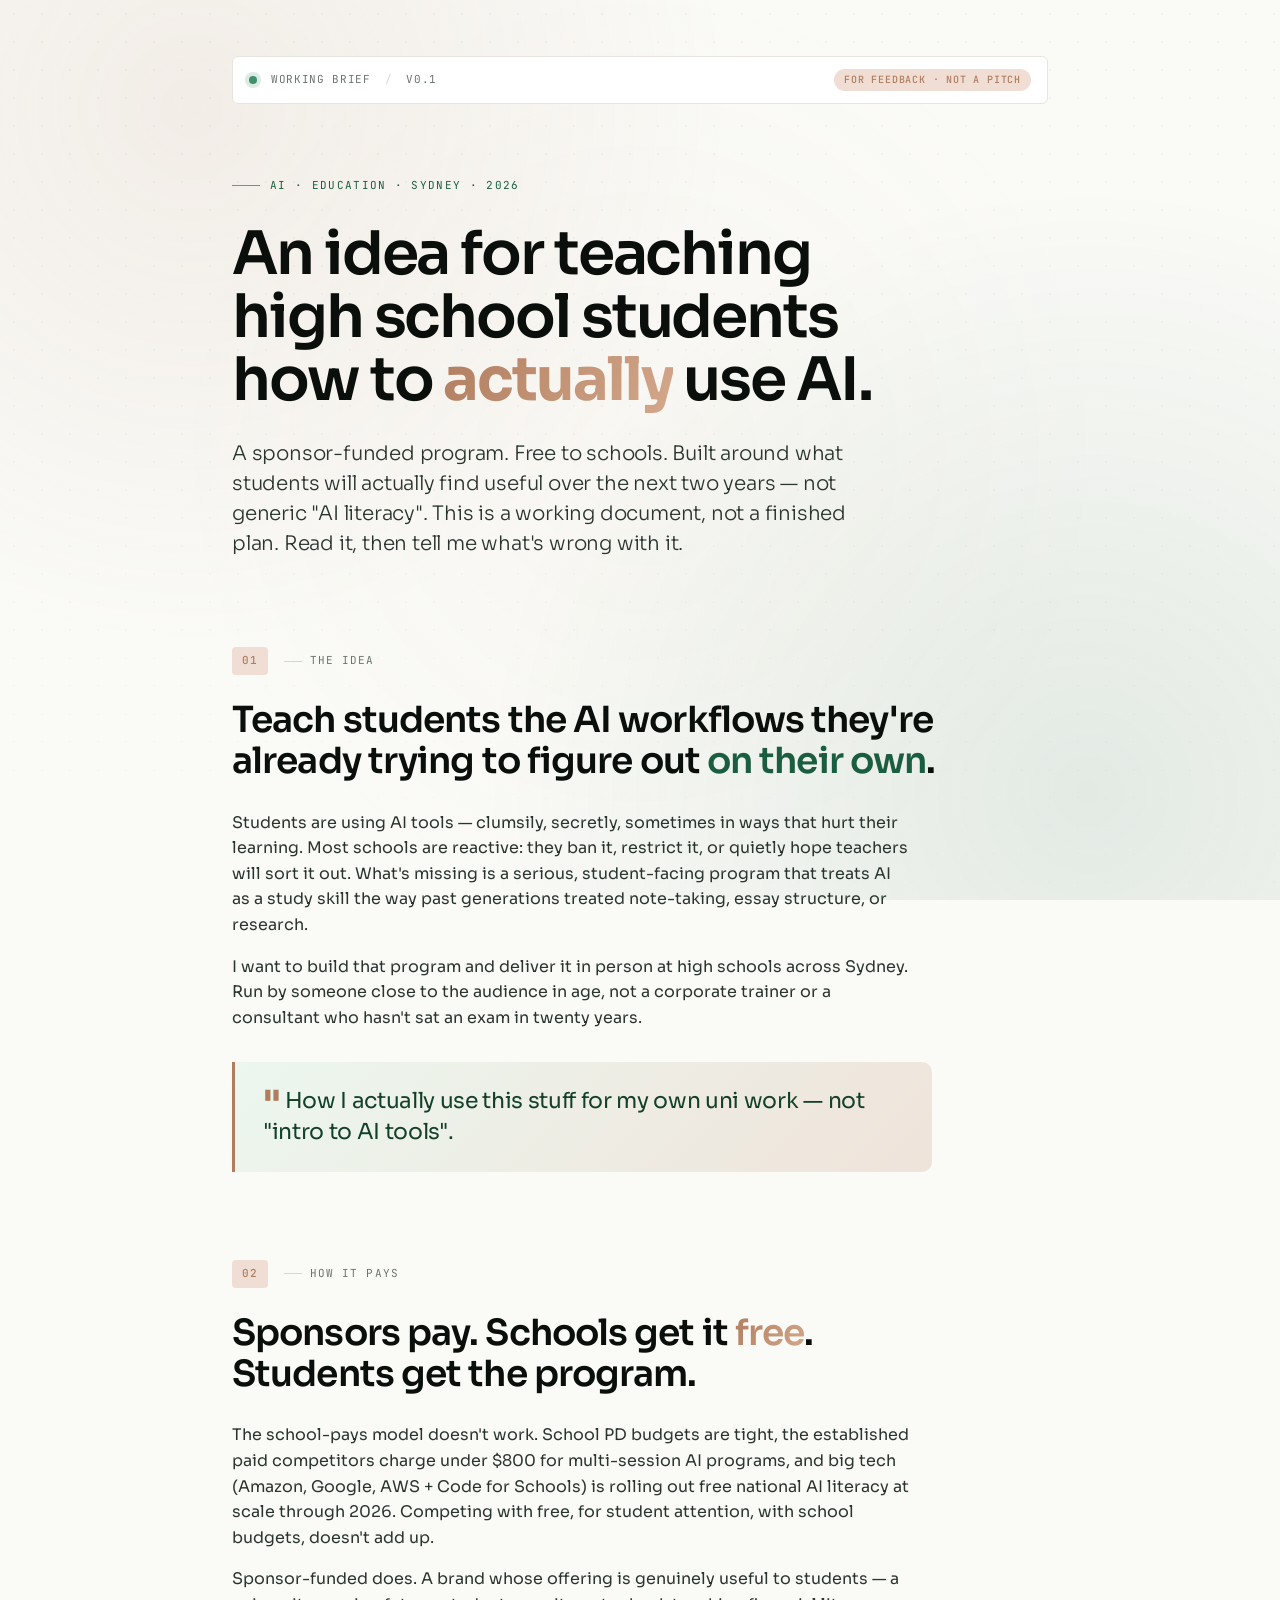
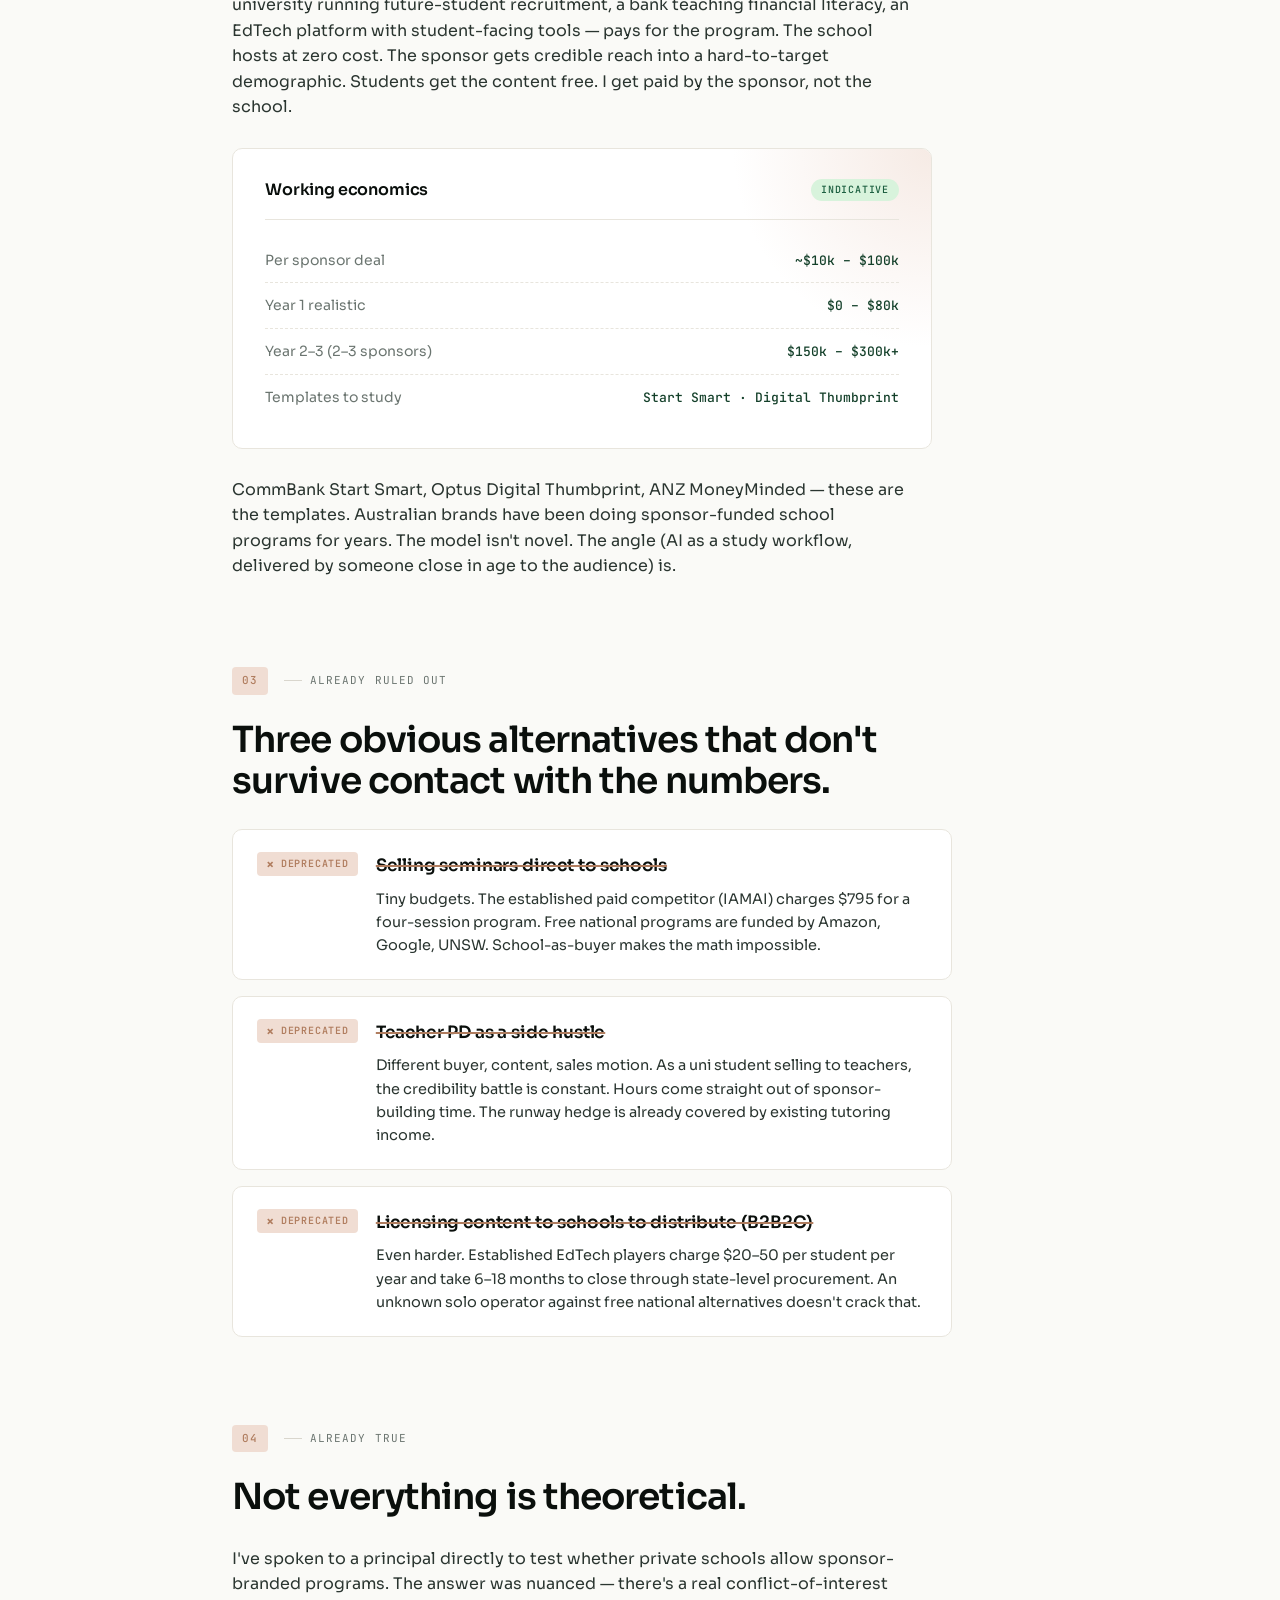
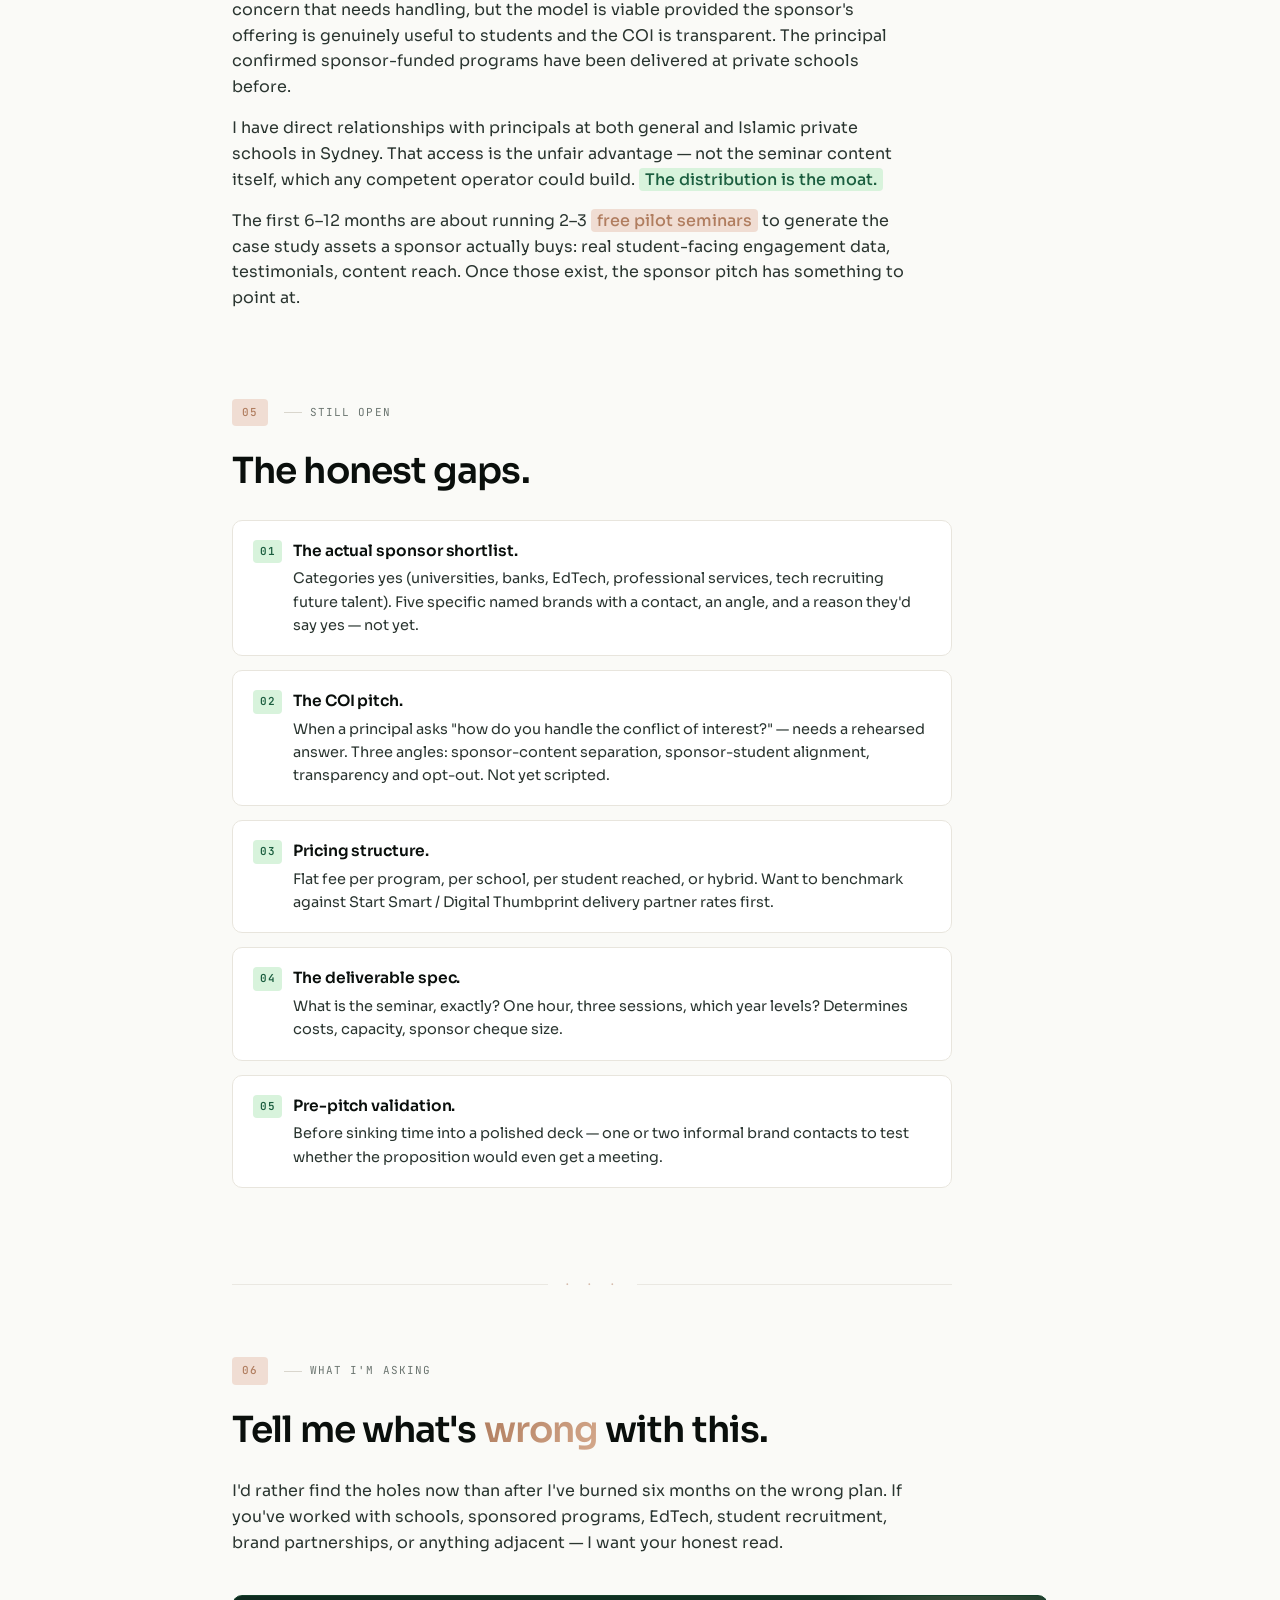
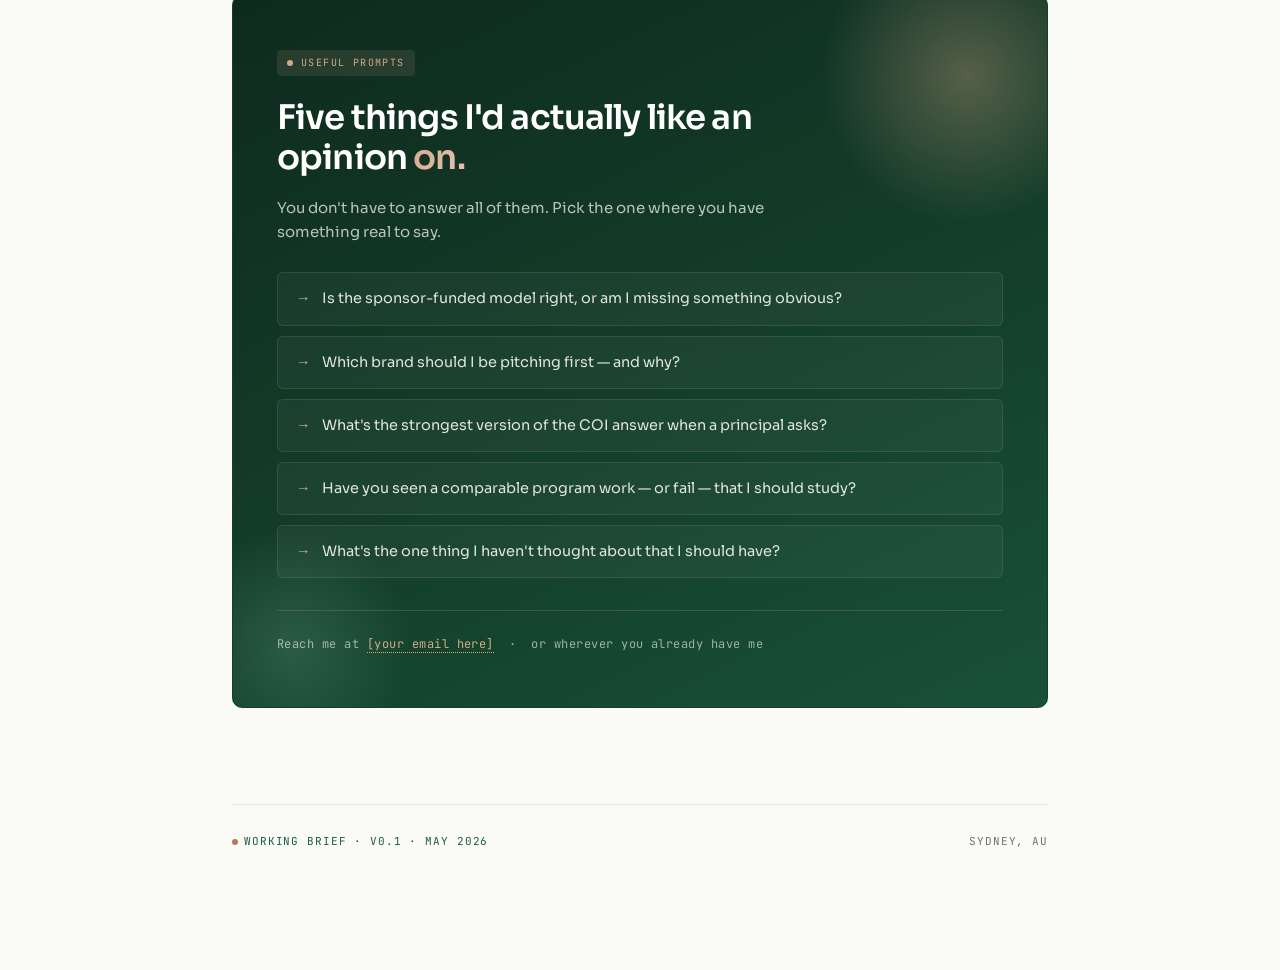
<file: ai-seminars-brief.html>
<!DOCTYPE html>
<html lang="en">
<head>
<meta charset="UTF-8">
<meta name="viewport" content="width=device-width, initial-scale=1.0">
<title>AI for Students — A Working Brief</title>
<link rel="preconnect" href="https://fonts.googleapis.com">
<link rel="preconnect" href="https://fonts.gstatic.com" crossorigin>
<link href="https://fonts.googleapis.com/css2?family=JetBrains+Mono:wght@400;500;600&family=Sora:wght@200;300;400;500;600;700;800&display=swap" rel="stylesheet">
<style>
:root {
  /* Greens */
  --green-950: #0a1f17;
  --green-900: #0E2A1F;
  --green-800: #14402A;
  --green-700: #1B5E3F;
  --green-600: #2D6A4F;
  --green-500: #40916C;
  --green-300: #95D5B2;
  --green-200: #B7E4C7;
  --green-100: #D8F3DC;
  --green-50:  #ECF7EF;

  /* Rose Gold */
  --rose: #B07D5F;
  --rose-light: #D4A88B;
  --rose-pale: #F0DDD3;
  --rose-glow: #E8C5B2;

  /* Neutrals */
  --bg: #FAFAF7;
  --surface: #FFFFFF;
  --ink: #0A0F0C;
  --ink-2: #2A3530;
  --ink-3: #6B7570;
  --rule: #E8E5DD;
  --rule-2: #D9D6CD;

  --radius: 10px;
  --radius-sm: 6px;
  --max-width: 880px;
}

* { box-sizing: border-box; margin: 0; padding: 0; }

html { scroll-behavior: smooth; }

body {
  background: var(--bg);
  color: var(--ink);
  font-family: 'Sora', sans-serif;
  font-weight: 400;
  line-height: 1.6;
  font-size: 16px;
  -webkit-font-smoothing: antialiased;
  text-rendering: optimizeLegibility;
  min-height: 100vh;
  position: relative;
  overflow-x: hidden;
}

/* Background atmosphere: dot grid + radial gradients */
body::before {
  content: '';
  position: fixed;
  inset: 0;
  background-image:
    radial-gradient(circle at 15% 12%, rgba(176,125,95,0.10) 0px, transparent 40%),
    radial-gradient(circle at 85% 88%, rgba(27,94,63,0.10) 0px, transparent 45%),
    radial-gradient(circle at 50% 50%, rgba(212,168,139,0.04) 0px, transparent 60%);
  pointer-events: none;
  z-index: 0;
}

body::after {
  content: '';
  position: fixed;
  inset: 0;
  background-image: radial-gradient(circle, rgba(10,15,12,0.07) 1px, transparent 1px);
  background-size: 28px 28px;
  background-position: 0 0;
  pointer-events: none;
  z-index: 0;
  mask-image: linear-gradient(to bottom, rgba(0,0,0,0.5), rgba(0,0,0,0.15));
  -webkit-mask-image: linear-gradient(to bottom, rgba(0,0,0,0.5), rgba(0,0,0,0.15));
}

::selection {
  background: var(--green-700);
  color: var(--surface);
}

main {
  max-width: var(--max-width);
  margin: 0 auto;
  padding: 56px 32px 120px;
  position: relative;
  z-index: 1;
}

/* TOP STATUS BAR */

.status-bar {
  display: flex;
  justify-content: space-between;
  align-items: center;
  padding: 12px 16px;
  border: 1px solid var(--rule);
  border-radius: var(--radius-sm);
  background: var(--surface);
  font-family: 'JetBrains Mono', monospace;
  font-size: 11px;
  text-transform: uppercase;
  letter-spacing: 0.06em;
  color: var(--ink-3);
  margin-bottom: 64px;
  opacity: 0;
  animation: fadeUp 0.7s ease-out 0.05s forwards;
}

.status-bar .left {
  display: flex;
  align-items: center;
  gap: 14px;
}

.status-bar .dot {
  width: 8px;
  height: 8px;
  border-radius: 50%;
  background: var(--green-500);
  box-shadow: 0 0 0 4px rgba(64,145,108,0.18);
  animation: pulse 2.4s ease-in-out infinite;
}

@keyframes pulse {
  0%, 100% { box-shadow: 0 0 0 4px rgba(64,145,108,0.18); }
  50% { box-shadow: 0 0 0 7px rgba(64,145,108,0.05); }
}

.chip {
  display: inline-flex;
  align-items: center;
  gap: 6px;
  padding: 3px 10px;
  background: var(--rose-pale);
  color: var(--rose);
  border-radius: 100px;
  font-family: 'JetBrains Mono', monospace;
  font-size: 10px;
  text-transform: uppercase;
  letter-spacing: 0.08em;
  font-weight: 500;
}

.chip.green {
  background: var(--green-100);
  color: var(--green-700);
}

/* HEADER / HERO */

header.hero {
  margin-bottom: 88px;
  opacity: 0;
  animation: fadeUp 0.9s ease-out 0.15s forwards;
  position: relative;
}

.hero-eyebrow {
  display: inline-flex;
  align-items: center;
  gap: 10px;
  font-family: 'JetBrains Mono', monospace;
  font-size: 11px;
  text-transform: uppercase;
  letter-spacing: 0.12em;
  color: var(--green-700);
  margin-bottom: 28px;
}

.hero-eyebrow .bar {
  width: 28px;
  height: 1px;
  background: var(--rose);
}

h1.title {
  font-family: 'Sora', sans-serif;
  font-weight: 600;
  font-size: clamp(38px, 6vw, 60px);
  line-height: 1.05;
  letter-spacing: -0.035em;
  color: var(--ink);
  margin-bottom: 28px;
  max-width: 720px;
}

h1.title .accent {
  background: linear-gradient(120deg, var(--rose) 0%, var(--rose-light) 100%);
  -webkit-background-clip: text;
  background-clip: text;
  color: transparent;
  font-weight: 700;
}

h1.title .underline-mark {
  position: relative;
  display: inline-block;
}

h1.title .underline-mark::after {
  content: '';
  position: absolute;
  left: 0;
  right: 0;
  bottom: 0.04em;
  height: 0.18em;
  background: var(--green-200);
  z-index: -1;
  border-radius: 2px;
}

.lede {
  font-family: 'Sora', sans-serif;
  font-weight: 300;
  font-size: 20px;
  line-height: 1.5;
  color: var(--ink-2);
  letter-spacing: -0.01em;
  max-width: 640px;
}

/* SECTIONS */

section {
  margin-bottom: 88px;
  opacity: 0;
  animation: fadeUp 0.8s ease-out forwards;
  scroll-margin-top: 32px;
}

section:nth-of-type(1) { animation-delay: 0.3s; }
section:nth-of-type(2) { animation-delay: 0.4s; }
section:nth-of-type(3) { animation-delay: 0.5s; }
section:nth-of-type(4) { animation-delay: 0.6s; }
section:nth-of-type(5) { animation-delay: 0.7s; }
section:nth-of-type(6) { animation-delay: 0.8s; }

.section-header {
  display: flex;
  align-items: center;
  gap: 16px;
  margin-bottom: 24px;
}

.section-num {
  font-family: 'JetBrains Mono', monospace;
  font-size: 11px;
  font-weight: 500;
  letter-spacing: 0.08em;
  color: var(--rose);
  background: var(--rose-pale);
  padding: 5px 10px;
  border-radius: 4px;
  flex-shrink: 0;
}

.section-tag {
  font-family: 'JetBrains Mono', monospace;
  font-size: 11px;
  text-transform: uppercase;
  letter-spacing: 0.1em;
  color: var(--ink-3);
  display: flex;
  align-items: center;
  gap: 8px;
}

.section-tag::before {
  content: '';
  width: 18px;
  height: 1px;
  background: var(--rule-2);
}

h2 {
  font-family: 'Sora', sans-serif;
  font-weight: 600;
  font-size: clamp(26px, 3.8vw, 36px);
  line-height: 1.15;
  letter-spacing: -0.025em;
  margin-bottom: 28px;
  color: var(--ink);
  max-width: 720px;
}

h2 .accent {
  background: linear-gradient(120deg, var(--rose) 0%, var(--rose-light) 100%);
  -webkit-background-clip: text;
  background-clip: text;
  color: transparent;
}

h2 .green-accent {
  color: var(--green-700);
}

p {
  margin-bottom: 18px;
  max-width: 680px;
  color: var(--ink-2);
}

p + p { margin-top: -2px; }

strong {
  font-weight: 600;
  color: var(--ink);
}

em.term {
  font-style: normal;
  font-weight: 500;
  color: var(--rose);
  background: var(--rose-pale);
  padding: 1px 6px;
  border-radius: 4px;
}

em.green-term {
  font-style: normal;
  font-weight: 500;
  color: var(--green-700);
  background: var(--green-100);
  padding: 1px 6px;
  border-radius: 4px;
}

/* PULL QUOTE */

.callout {
  font-family: 'Sora', sans-serif;
  font-weight: 400;
  font-size: 22px;
  line-height: 1.4;
  color: var(--green-800);
  background: linear-gradient(135deg, var(--green-50) 0%, var(--rose-pale) 130%);
  border-left: 3px solid var(--rose);
  padding: 24px 28px;
  margin: 32px 0;
  max-width: 700px;
  border-radius: 0 var(--radius) var(--radius) 0;
  letter-spacing: -0.015em;
}

.callout::before {
  content: '"';
  font-family: 'Sora', sans-serif;
  font-weight: 700;
  font-size: 36px;
  line-height: 0;
  color: var(--rose);
  margin-right: 4px;
  vertical-align: -8px;
}

/* ECONOMICS CARD */

.economics {
  background: var(--surface);
  border: 1px solid var(--rule);
  border-radius: var(--radius);
  padding: 28px 32px;
  margin: 28px 0;
  max-width: 700px;
  position: relative;
  overflow: hidden;
}

.economics::before {
  content: '';
  position: absolute;
  top: 0;
  right: 0;
  width: 200px;
  height: 200px;
  background: radial-gradient(circle at top right, var(--rose-pale), transparent 70%);
  pointer-events: none;
  opacity: 0.6;
}

.economics-header {
  display: flex;
  justify-content: space-between;
  align-items: center;
  margin-bottom: 18px;
  padding-bottom: 16px;
  border-bottom: 1px solid var(--rule);
  position: relative;
}

.economics-title {
  font-family: 'Sora', sans-serif;
  font-size: 16px;
  font-weight: 600;
  color: var(--ink);
  letter-spacing: -0.01em;
}

.economics .row {
  display: flex;
  justify-content: space-between;
  align-items: baseline;
  padding: 11px 0;
  border-bottom: 1px dashed var(--rule);
  position: relative;
}

.economics .row:last-child { border-bottom: none; }

.economics .row .key {
  font-family: 'Sora', sans-serif;
  font-size: 14px;
  font-weight: 400;
  color: var(--ink-3);
}

.economics .row .val {
  font-family: 'JetBrains Mono', monospace;
  font-size: 13px;
  font-weight: 500;
  color: var(--green-800);
}

/* KILLED OPTIONS */

.killed {
  margin: 28px 0;
  display: grid;
  gap: 16px;
  max-width: 720px;
}

.killed-item {
  background: var(--surface);
  border: 1px solid var(--rule);
  border-radius: var(--radius);
  padding: 22px 24px;
  display: grid;
  grid-template-columns: auto 1fr;
  gap: 18px;
  align-items: start;
  position: relative;
  transition: border-color 0.2s, transform 0.2s;
}

.killed-item:hover {
  border-color: var(--rose-light);
}

.deprecated-tag {
  display: inline-flex;
  align-items: center;
  gap: 6px;
  background: var(--rose-pale);
  color: var(--rose);
  font-family: 'JetBrains Mono', monospace;
  font-size: 10px;
  font-weight: 600;
  text-transform: uppercase;
  letter-spacing: 0.08em;
  padding: 4px 9px;
  border-radius: 4px;
  height: fit-content;
}

.deprecated-tag::before {
  content: '×';
  font-size: 14px;
  line-height: 0;
  font-weight: 700;
}

.killed-item .reason strong {
  display: block;
  margin-bottom: 8px;
  font-family: 'Sora', sans-serif;
  font-weight: 600;
  font-size: 17px;
  color: var(--ink);
  text-decoration: line-through;
  text-decoration-color: var(--rose);
  text-decoration-thickness: 1.5px;
  letter-spacing: -0.01em;
}

.killed-item .reason p {
  margin-bottom: 0;
  font-size: 14.5px;
  color: var(--ink-2);
  max-width: none;
}

/* OPEN QUESTIONS LIST */

ol.questions {
  list-style: none;
  counter-reset: q;
  margin: 24px 0;
  max-width: 720px;
  display: grid;
  gap: 14px;
}

ol.questions li {
  counter-increment: q;
  background: var(--surface);
  border: 1px solid var(--rule);
  border-radius: var(--radius);
  padding: 18px 24px 18px 60px;
  position: relative;
  color: var(--ink-2);
  font-size: 14.5px;
  transition: border-color 0.2s;
}

ol.questions li:hover { border-color: var(--green-300); }

ol.questions li::before {
  content: counter(q, decimal-leading-zero);
  position: absolute;
  left: 20px;
  top: 19px;
  font-family: 'JetBrains Mono', monospace;
  font-size: 11px;
  color: var(--green-700);
  background: var(--green-100);
  padding: 3px 7px;
  border-radius: 4px;
  font-weight: 600;
  letter-spacing: 0.05em;
}

ol.questions li strong {
  display: block;
  margin-bottom: 4px;
  color: var(--ink);
  font-weight: 600;
  font-size: 15.5px;
  letter-spacing: -0.005em;
}

/* FEEDBACK CTA */

.feedback-box {
  background: linear-gradient(155deg, var(--green-900) 0%, var(--green-800) 60%, var(--green-700) 130%);
  color: var(--surface);
  padding: 52px 44px;
  margin: 40px 0 0;
  position: relative;
  overflow: hidden;
  border-radius: var(--radius);
  border: 1px solid var(--green-800);
}

.feedback-box::before {
  content: '';
  position: absolute;
  top: -80px;
  right: -80px;
  width: 320px;
  height: 320px;
  background: radial-gradient(circle, rgba(212,168,139,0.35), transparent 65%);
  pointer-events: none;
}

.feedback-box::after {
  content: '';
  position: absolute;
  bottom: -60px;
  left: -60px;
  width: 240px;
  height: 240px;
  background: radial-gradient(circle, rgba(149,213,178,0.18), transparent 70%);
  pointer-events: none;
}

.feedback-box-content { position: relative; z-index: 1; }

.feedback-box .label {
  display: inline-flex;
  align-items: center;
  gap: 8px;
  font-family: 'JetBrains Mono', monospace;
  font-size: 10px;
  text-transform: uppercase;
  letter-spacing: 0.14em;
  color: var(--rose-light);
  background: rgba(212,168,139,0.12);
  padding: 5px 10px;
  border-radius: 4px;
  margin-bottom: 22px;
}

.feedback-box .label::before {
  content: '';
  width: 6px;
  height: 6px;
  background: var(--rose-light);
  border-radius: 50%;
}

.feedback-box h3 {
  font-family: 'Sora', sans-serif;
  font-weight: 600;
  font-size: clamp(26px, 3.8vw, 34px);
  line-height: 1.18;
  color: var(--surface);
  text-transform: none;
  letter-spacing: -0.025em;
  margin-bottom: 18px;
  max-width: 520px;
}

.feedback-box h3 .gold {
  background: linear-gradient(120deg, var(--rose-light) 0%, var(--rose-glow) 100%);
  -webkit-background-clip: text;
  background-clip: text;
  color: transparent;
}

.feedback-box p {
  color: rgba(250, 250, 247, 0.72);
  max-width: 540px;
  margin-bottom: 28px;
  font-size: 15px;
}

.feedback-box .prompts {
  display: grid;
  gap: 10px;
  margin-top: 24px;
  margin-bottom: 32px;
}

.feedback-box .prompts .prompt {
  padding: 14px 18px 14px 44px;
  position: relative;
  font-family: 'Sora', sans-serif;
  font-size: 14.5px;
  background: rgba(250, 250, 247, 0.04);
  border: 1px solid rgba(212,168,139,0.15);
  border-radius: var(--radius-sm);
  color: rgba(250, 250, 247, 0.88);
  transition: background 0.2s, border-color 0.2s;
}

.feedback-box .prompts .prompt:hover {
  background: rgba(212,168,139,0.08);
  border-color: rgba(212,168,139,0.35);
}

.feedback-box .prompts .prompt::before {
  content: '→';
  position: absolute;
  left: 18px;
  color: var(--rose-light);
  font-weight: 500;
}

.contact-line {
  margin-top: 28px;
  padding-top: 24px;
  border-top: 1px solid rgba(212,168,139,0.2);
  font-family: 'JetBrains Mono', monospace;
  font-size: 12px;
  letter-spacing: 0.04em;
  color: rgba(250, 250, 247, 0.6);
}

.contact-line .email {
  color: var(--rose-light);
  text-decoration: none;
  border-bottom: 1px dotted var(--rose-light);
  transition: color 0.2s;
}

.contact-line .email:hover {
  color: var(--rose-glow);
}

/* FOOTER */

footer {
  margin-top: 96px;
  padding-top: 28px;
  border-top: 1px solid var(--rule);
  display: flex;
  justify-content: space-between;
  flex-wrap: wrap;
  gap: 16px;
  align-items: center;
}

footer .meta-block {
  font-family: 'JetBrains Mono', monospace;
  font-size: 11px;
  text-transform: uppercase;
  letter-spacing: 0.08em;
  color: var(--ink-3);
}

footer .glyph {
  display: inline-flex;
  align-items: center;
  gap: 6px;
  color: var(--green-700);
}

footer .glyph::before {
  content: '';
  width: 6px;
  height: 6px;
  background: var(--rose);
  border-radius: 50%;
}

/* DIVIDER */

.divider {
  display: flex;
  align-items: center;
  gap: 16px;
  margin: 64px 0;
  max-width: 720px;
  opacity: 0.5;
}

.divider .line {
  flex: 1;
  height: 1px;
  background: var(--rule-2);
}

.divider .glyph {
  font-family: 'JetBrains Mono', monospace;
  font-size: 11px;
  color: var(--rose);
  letter-spacing: 0.4em;
}

/* ANIMATIONS */

@keyframes fadeUp {
  from { opacity: 0; transform: translateY(14px); }
  to { opacity: 1; transform: translateY(0); }
}

/* MOBILE */

@media (max-width: 640px) {
  main { padding: 40px 20px 80px; }
  .status-bar { font-size: 9.5px; padding: 10px 12px; }
  .status-bar .left { gap: 10px; }
  h1.title { font-size: 34px; letter-spacing: -0.03em; }
  .lede { font-size: 17px; }
  h2 { font-size: 24px; }
  .callout { font-size: 18px; padding: 20px 22px; }
  .economics { padding: 22px 22px; }
  .feedback-box { padding: 36px 26px; }
  .feedback-box h3 { font-size: 22px; }
  .killed-item { grid-template-columns: 1fr; gap: 12px; padding: 20px; }
  .deprecated-tag { width: fit-content; }
  ol.questions li { padding-left: 56px; }
  .section-header { flex-wrap: wrap; gap: 10px; }
  footer { font-size: 10px; }
}
</style>
</head>

<body>

<main>

  <div class="status-bar">
    <div class="left">
      <span class="dot"></span>
      <span>Working brief</span>
      <span style="color:var(--rule-2)">/</span>
      <span>v0.1</span>
    </div>
    <span class="chip">For feedback · Not a pitch</span>
  </div>

  <header class="hero">
    <div class="hero-eyebrow">
      <span class="bar"></span>
      <span>AI · Education · Sydney · 2026</span>
    </div>
    <h1 class="title">
      An idea for teaching high&nbsp;school students how to <span class="accent">actually</span> use AI.
    </h1>
    <p class="lede">A sponsor-funded program. Free to schools. Built around what students will actually find useful over the next two years — not generic "AI literacy". This is a working document, not a finished plan. Read it, then tell me what's wrong with it.</p>
  </header>

  <section id="idea">
    <div class="section-header">
      <span class="section-num">01</span>
      <span class="section-tag">The idea</span>
    </div>
    <h2>Teach students the AI workflows they're already trying to figure out <span class="green-accent">on their own</span>.</h2>
    <p>Students are using AI tools — clumsily, secretly, sometimes in ways that hurt their learning. Most schools are reactive: they ban it, restrict it, or quietly hope teachers will sort it out. What's missing is a serious, student-facing program that treats AI as a study skill the way past generations treated note-taking, essay structure, or research.</p>
    <p>I want to build that program and deliver it in person at high schools across Sydney. Run by someone close to the audience in age, not a corporate trainer or a consultant who hasn't sat an exam in twenty years.</p>
    <div class="callout">How I actually use this stuff for my own uni work — not "intro to AI tools".</div>
  </section>

  <section id="model">
    <div class="section-header">
      <span class="section-num">02</span>
      <span class="section-tag">How it pays</span>
    </div>
    <h2>Sponsors pay. Schools get it <span class="accent">free</span>. Students get the program.</h2>
    <p>The school-pays model doesn't work. School PD budgets are tight, the established paid competitors charge under $800 for multi-session AI programs, and big tech (Amazon, Google, AWS + Code for Schools) is rolling out free national AI literacy at scale through 2026. Competing with free, for student attention, with school budgets, doesn't add up.</p>
    <p>Sponsor-funded does. A brand whose offering is genuinely useful to students — a university running future-student recruitment, a bank teaching financial literacy, an EdTech platform with student-facing tools — pays for the program. The school hosts at zero cost. The sponsor gets credible reach into a hard-to-target demographic. Students get the content free. I get paid by the sponsor, not the school.</p>

    <div class="economics">
      <div class="economics-header">
        <span class="economics-title">Working economics</span>
        <span class="chip green">Indicative</span>
      </div>
      <div class="row"><span class="key">Per sponsor deal</span><span class="val">~$10k – $100k</span></div>
      <div class="row"><span class="key">Year 1 realistic</span><span class="val">$0 – $80k</span></div>
      <div class="row"><span class="key">Year 2–3 (2–3 sponsors)</span><span class="val">$150k – $300k+</span></div>
      <div class="row"><span class="key">Templates to study</span><span class="val">Start Smart · Digital Thumbprint</span></div>
    </div>

    <p>CommBank Start Smart, Optus Digital Thumbprint, ANZ MoneyMinded — these are the templates. Australian brands have been doing sponsor-funded school programs for years. The model isn't novel. The angle (AI as a study workflow, delivered by someone close in age to the audience) is.</p>
  </section>

  <section id="killed">
    <div class="section-header">
      <span class="section-num">03</span>
      <span class="section-tag">Already ruled out</span>
    </div>
    <h2>Three obvious alternatives that don't survive contact with the&nbsp;numbers.</h2>

    <div class="killed">

      <div class="killed-item">
        <span class="deprecated-tag">Deprecated</span>
        <div class="reason">
          <strong>Selling seminars direct to schools</strong>
          <p>Tiny budgets. The established paid competitor (IAMAI) charges $795 for a four-session program. Free national programs are funded by Amazon, Google, UNSW. School-as-buyer makes the math impossible.</p>
        </div>
      </div>

      <div class="killed-item">
        <span class="deprecated-tag">Deprecated</span>
        <div class="reason">
          <strong>Teacher PD as a side hustle</strong>
          <p>Different buyer, content, sales motion. As a uni student selling to teachers, the credibility battle is constant. Hours come straight out of sponsor-building time. The runway hedge is already covered by existing tutoring income.</p>
        </div>
      </div>

      <div class="killed-item">
        <span class="deprecated-tag">Deprecated</span>
        <div class="reason">
          <strong>Licensing content to schools to distribute (B2B2C)</strong>
          <p>Even harder. Established EdTech players charge $20–50 per student per year and take 6–18 months to close through state-level procurement. An unknown solo operator against free national alternatives doesn't crack that.</p>
        </div>
      </div>

    </div>
  </section>

  <section id="progress">
    <div class="section-header">
      <span class="section-num">04</span>
      <span class="section-tag">Already true</span>
    </div>
    <h2>Not everything is theoretical.</h2>
    <p>I've spoken to a principal directly to test whether private schools allow sponsor-branded programs. The answer was nuanced — there's a real conflict-of-interest concern that needs handling, but the model is viable provided the sponsor's offering is genuinely useful to students and the COI is transparent. The principal confirmed sponsor-funded programs have been delivered at private schools before.</p>
    <p>I have direct relationships with principals at both general and Islamic private schools in Sydney. That access is the unfair advantage — not the seminar content itself, which any competent operator could build. <em class="green-term">The distribution is the moat.</em></p>
    <p>The first 6–12 months are about running 2–3 <em class="term">free pilot seminars</em> to generate the case study assets a sponsor actually buys: real student-facing engagement data, testimonials, content reach. Once those exist, the sponsor pitch has something to point at.</p>
  </section>

  <section id="open">
    <div class="section-header">
      <span class="section-num">05</span>
      <span class="section-tag">Still open</span>
    </div>
    <h2>The honest gaps.</h2>
    <ol class="questions">
      <li><strong>The actual sponsor shortlist.</strong> Categories yes (universities, banks, EdTech, professional services, tech recruiting future talent). Five specific named brands with a contact, an angle, and a reason they'd say yes — not yet.</li>
      <li><strong>The COI pitch.</strong> When a principal asks "how do you handle the conflict of interest?" — needs a rehearsed answer. Three angles: sponsor-content separation, sponsor-student alignment, transparency and opt-out. Not yet scripted.</li>
      <li><strong>Pricing structure.</strong> Flat fee per program, per school, per student reached, or hybrid. Want to benchmark against Start Smart / Digital Thumbprint delivery partner rates first.</li>
      <li><strong>The deliverable spec.</strong> What is the seminar, exactly? One hour, three sessions, which year levels? Determines costs, capacity, sponsor cheque size.</li>
      <li><strong>Pre-pitch validation.</strong> Before sinking time into a polished deck — one or two informal brand contacts to test whether the proposition would even get a meeting.</li>
    </ol>
  </section>

  <div class="divider">
    <span class="line"></span>
    <span class="glyph">· · ·</span>
    <span class="line"></span>
  </div>

  <section id="feedback">
    <div class="section-header">
      <span class="section-num">06</span>
      <span class="section-tag">What I'm asking</span>
    </div>
    <h2>Tell me what's <span class="accent">wrong</span> with this.</h2>
    <p>I'd rather find the holes now than after I've burned six months on the wrong plan. If you've worked with schools, sponsored programs, EdTech, student recruitment, brand partnerships, or anything adjacent — I want your honest read.</p>

    <div class="feedback-box">
      <div class="feedback-box-content">
        <span class="label">Useful prompts</span>
        <h3>Five things I'd actually like an opinion <span class="gold">on.</span></h3>
        <p>You don't have to answer all of them. Pick the one where you have something real to say.</p>
        <div class="prompts">
          <div class="prompt">Is the sponsor-funded model right, or am I missing something obvious?</div>
          <div class="prompt">Which brand should I be pitching first — and why?</div>
          <div class="prompt">What's the strongest version of the COI answer when a principal asks?</div>
          <div class="prompt">Have you seen a comparable program work — or fail — that I should study?</div>
          <div class="prompt">What's the one thing I haven't thought about that I should have?</div>
        </div>
        <div class="contact-line">
          Reach me at <a href="mailto:" class="email">[your email here]</a> &nbsp;·&nbsp; or wherever you already have me
        </div>
      </div>
    </div>
  </section>

  <footer>
    <span class="meta-block"><span class="glyph">Working brief · v0.1 · May 2026</span></span>
    <span class="meta-block">Sydney, AU</span>
  </footer>

</main>

</body>
</html>
</file>
